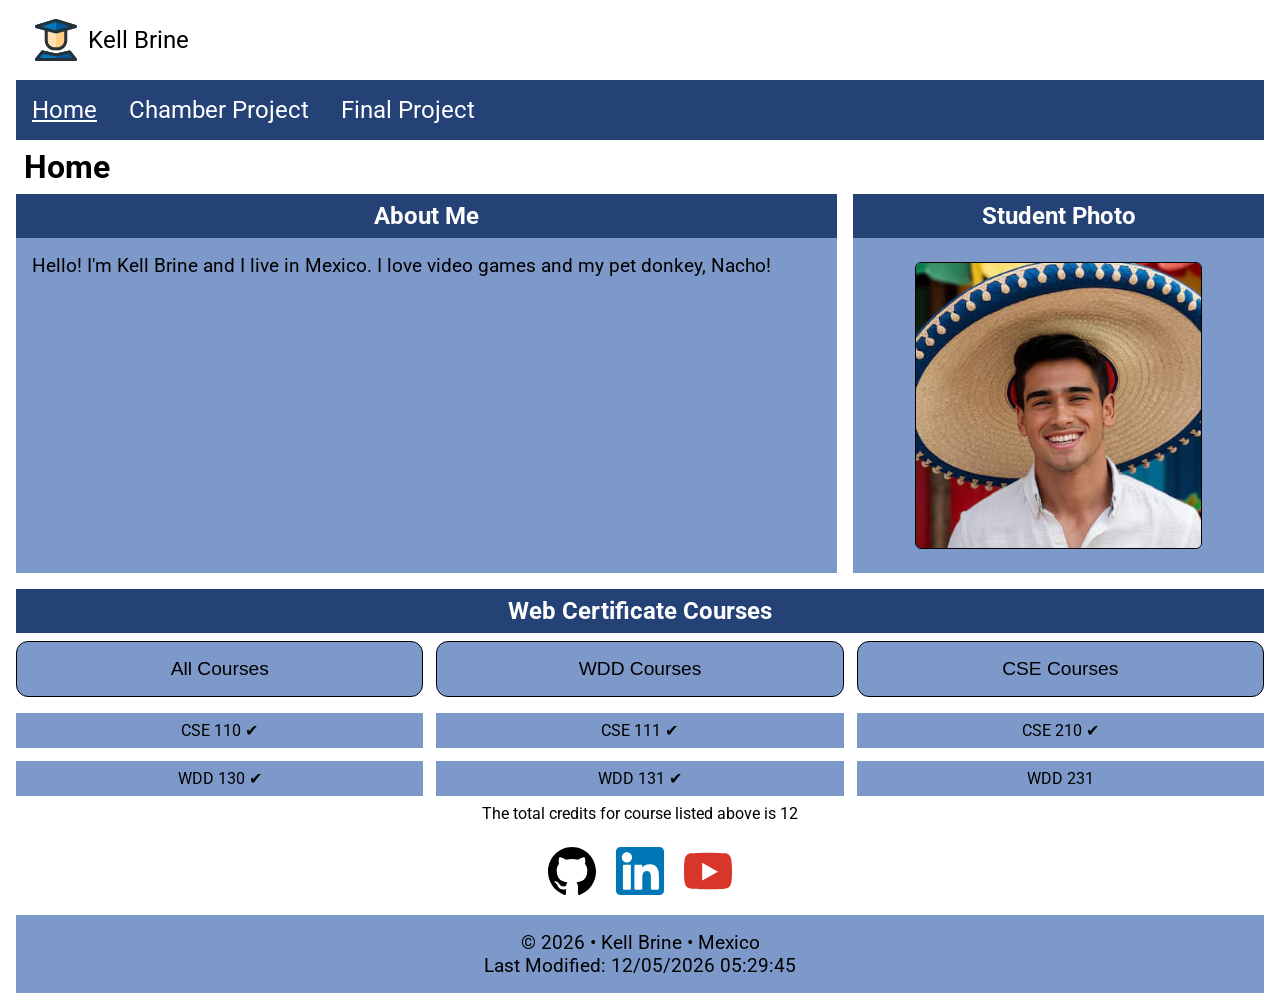
<file: index.html>
<!DOCTYPE html>
<html lang="en">

<head>
    <!-- Metas -->
    <meta charset="UTF-8">
    <meta name="viewport" content="width=device-width, initial-scale=1.0">
    <meta name="author" content="Kell Brine">
    <meta name="description"
        content="This is the Home page of Kell Brine for the WDD 231 course. This page provides info about Kell Brine.">

    <!-- Misc -->
    <title>Kell Brine | Home Page | WDD 231</title>
    <link rel="icon" href="favicon.ico">

    <!-- Social media -->
    <meta property="og:title" content="Home page - Information about Kell Brine">
    <meta property="og:description" content="Learn about who Kell Brine is and what courses he has completed at BYU.">
    <meta property="og:image" content="">
    <meta property="og:url" content="https://schoolonlyaccount.github.io/wdd231/">

    <!-- Fonts -->
    <link rel="preconnect" href="https://fonts.googleapis.com">
    <link rel="preconnect" href="https://fonts.gstatic.com" crossorigin>
    <link href="https://fonts.googleapis.com/css2?family=Roboto:ital,wght@0,100..900;1,100..900&display=swap"
        rel="stylesheet">

    <!-- Scripts -->
    <script src="scripts/base.js" defer></script>

    <!-- Styles -->
    <link rel="stylesheet" href="styles/small.css">
    <link rel="stylesheet" href="styles/large.css">
</head>

<body>
    <header>
        <div id="logoAndName">
            <img src="images/logo.svg" alt="Kell Brine site logo">
            <span>Kell Brine</span>
        </div>

        <button id="hamburger">☰</button>
    </header>
    <nav>
        <div id="otherPages">
            <a href="index.html" class="active">Home</a>
            <a id="navMiddle" href="chamber.html">Chamber Project</a>
            <a href="final.html">Final Project</a>
        </div>
    </nav>
    <main>
        <h1>Home</h1>
        <div id="infoGrid">
            <section class="gridItem a">
                <h2>About Me</h2>
                <p>Hello! I'm Kell Brine and I live in Mexico. I love video games and my pet donkey, Nacho!</p>
            </section>
            <section class="gridItem b">
                <h2>Student Photo</h2>
                <img src="images/profile.jpg" alt="Image of Kell Brine">
            </section>
            <section class="gridItem c">
                <h2>Web Certificate Courses</h2>
                <div id="courseButtons">
                    <button id="all" class="courseFilter">All Courses</button>
                    <button id="wdd" class="courseFilter">WDD Courses</button>
                    <button id="cse" class="courseFilter">CSE Courses</button>
                </div>

                <div id="courses"></div>

                <p>The total credits for course listed above is <span id="totalCredits"></span></p>
            </section>
        </div>
        <dialog id="courseDetails"></dialog>
    </main>
    <footer>
        <div id="socials">
            <a href="https://github.com/schoolonlyaccount/wdd231"><img src="images/github-icon.svg" alt="Icon"></a>
            <a href="https://www.linkedin.com/"><img src="images/linkedin-icon.svg" alt="Icon"></a>
            <a href="https://www.youtube.com/"><img src="images/youtube-icon.svg" alt="Icon"></a>
        </div>
        <div id="footerEnd">
            <p><span id="currentYear"></span> • Kell Brine • Mexico</p>
            <p id="lastModified"></p>
        </div>
    </footer>
</body>

</html>
</file>
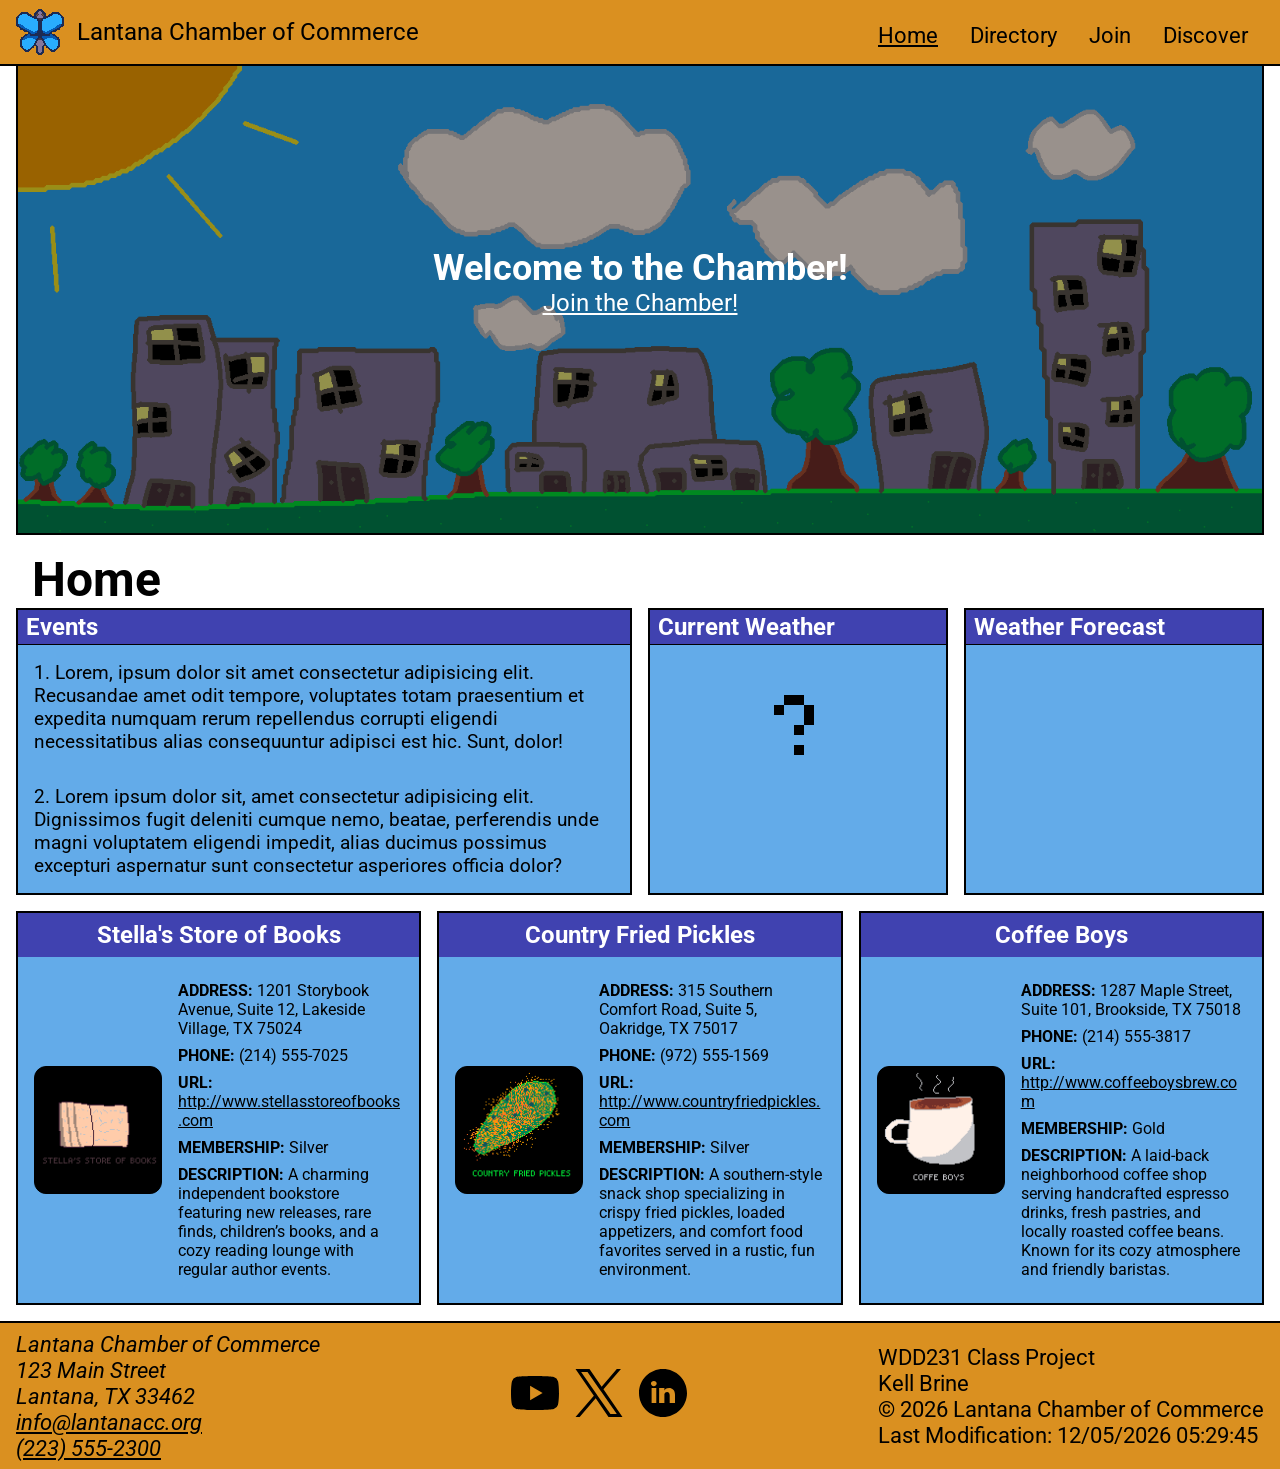
<file: chamber/index.html>
<!DOCTYPE html>
<html lang="en">

<head>
    <!-- Basics -->
    <meta charset="UTF-8">
    <meta name="viewport" content="width=device-width, initial-scale=1.0">
    <title>Lantana Chamber of Commerce - Home | Kell Brine | WDD 231</title>
    <meta name="author" content="Kell Brine">
    <meta name="description"
        content="This is the Lantana Chamber of Commerce Home page for course WDD 231. Here, you can find events, businesses, and weather information.">

    <!-- Favicon -->
    <link rel="icon" href="../favicon.ico">

    <!-- Social media -->
    <meta property="og:title" content="Lantana Chamber of Commerce - Home | Kell Brine | WDD 231">
    <meta property="og:description"
        content="This is the Lantana Chamber of Commerce Home page for course WDD 231. Here, you can find events, businesses, and weather information.">
    <meta property="og:image" content="https://schoolonlyaccount.github.io/wdd231/chamber/facebook-meta-logo.png">
    <meta property="og:url" content="https://schoolonlyaccount.github.io/wdd231/chamber/index.html">

    <!-- Fonts -->
    <link rel="preconnect" href="https://fonts.googleapis.com">
    <link rel="preconnect" href="https://fonts.gstatic.com" crossorigin>
    <link href="https://fonts.googleapis.com/css2?family=Roboto:wght@400&display=swap" rel="stylesheet">

    <!-- Styles -->
    <link rel="stylesheet" href="styles/normalize.css">
    <link rel="stylesheet" href="styles/small.css">
    <link rel="stylesheet" href="styles/large.css">

    <!-- Scripts -->
    <script type="module" src="scripts/chamber.js"></script>
</head>

<body>
    <div id="headerAndNav">
        <header>
            <div id="logoAndName">
                <img src="images/directory-logo.png" width="48" height="48" alt="Directory logo">
                <span>Lantana Chamber of Commerce</span>
            </div>

            <button id="hamburger">☰</button>
        </header>
        <div id="otherPages">
            <nav>
                <a id="currentPage" href="index.html">Home</a>
                <a href="directory.html">Directory</a>
                <a href="join.html">Join</a>
                <a href="discover.html">Discover</a>
            </nav>
        </div>
    </div>
    <main>
        <section id="hero">
            <img src="images/chamber-hero.png" alt="Lantana Chamber of Commerce" width="1600" height="600"
                fetchpriority="high">
            <div id="heroText">
                <h2>Welcome to the Chamber!</h2>
                <a href="join.html" id="ctaJoin">Join the Chamber!</a>
            </div>
        </section>

        <h1>Home</h1>
        <section id="highlight">
            <section id="events" class="homeSection">
                <h2>Events</h2>
                <p>1. Lorem, ipsum dolor sit amet consectetur adipisicing elit. Recusandae amet odit tempore, voluptates
                    totam praesentium et expedita numquam rerum repellendus corrupti eligendi necessitatibus alias
                    consequuntur adipisci est hic. Sunt, dolor!</p>
                <p>2. Lorem ipsum dolor sit, amet consectetur adipisicing elit. Dignissimos fugit deleniti cumque nemo,
                    beatae, perferendis unde magni voluptatem eligendi impedit, alias ducimus possimus excepturi
                    aspernatur sunt consectetur asperiores officia dolor?</p>
            </section>
            <section id="weather" class="homeSection">
                <h2>Current Weather</h2>
                <p id="weatherDesc"></p>
                <div>
                    <img id="weatherIcon" src="images/unknown-weather.png" alt="Unknown" width="100" height="100">
                    <p id="weatherTemp"></p>
                </div>
            </section>
            <section id="forecast" class="homeSection">
                <h2>Weather Forecast</h2>
                <div>
                    <p id="forecastToday"></p>
                    <p id="forecastTomorrow"></p>
                    <p id="forecastAfterTomorrow"></p>
                </div>
            </section>
        </section>
        <section id="spotlightContainer"></section>
    </main>
    <footer>
        <div id="contactInfo">
            <address>
                Lantana Chamber of Commerce<br>
                123 Main Street<br>
                Lantana, TX 33462<br>
                <a href="mailto:info@lantanacc.org">info@lantanacc.org</a><br>
                <a href="tel:+12235552300">(223) 555-2300</a>
            </address>
        </div>
        <div id="socials">
            <a href="https://www.youtube.com/"><img src="images/youtube-icon.svg" width="48" height="48"
                    alt="Youtube icon"></a>
            <a href="https://www.x.com/"><img src="images/x-icon.svg" width="48" height="48" alt="X icon"></a>
            <a href="https://www.linkedin.com/"><img src="images/linkedin-icon.svg" width="48" height="48"
                    alt="Linkedin icon"></a>
        </div>
        <div id="footerEnd">
            <p>WDD231 Class Project</p>
            <p>Kell Brine</p>
            <p><span id="currentYear"></span> Lantana Chamber of Commerce</p>
            <p id="lastModified"></p>
        </div>
    </footer>
</body>

</html>
</file>
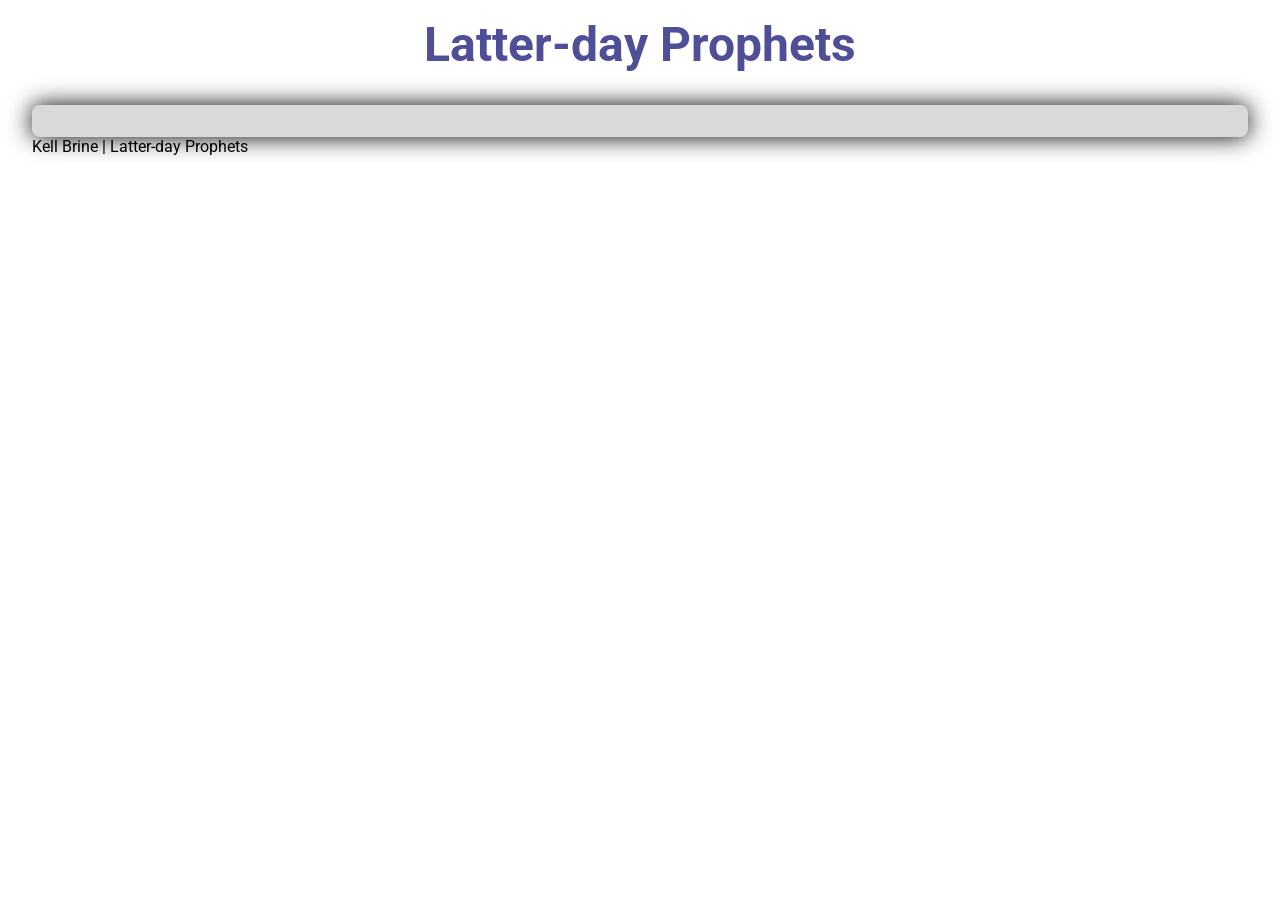
<file: prophets.html>
<!DOCTYPE html>
<html lang="en">

<head>
    <meta charset="UTF-8">
    <meta name="viewport" content="width=device-width, initial-scale=1.0">
    <title>List of Latter-day Prophets - WDD 231</title>
    <meta name="author" content="Kell Brine">
    <meta name="description"
        content="This webpage shows a list of latter-day Prophets of The Church of Jesus Christ of Latter-day Saints.">

    <script src="scripts/prophets.js" defer></script>
    <link rel="stylesheet" href="styles/prophets.css">

    <link rel="preconnect" href="https://fonts.googleapis.com">
    <link rel="preconnect" href="https://fonts.gstatic.com" crossorigin>
    <link href="https://fonts.googleapis.com/css2?family=Roboto:ital,wght@0,100..900;1,100..900&display=swap"
        rel="stylesheet">
</head>

<body>
    <header>
        <h1>Latter-day Prophets</h1>
    </header>
    <main>
        <div id="cards"></div>
    </main>
    <footer>
        Kell Brine | Latter-day Prophets
    </footer>
</body>

</html>
</file>
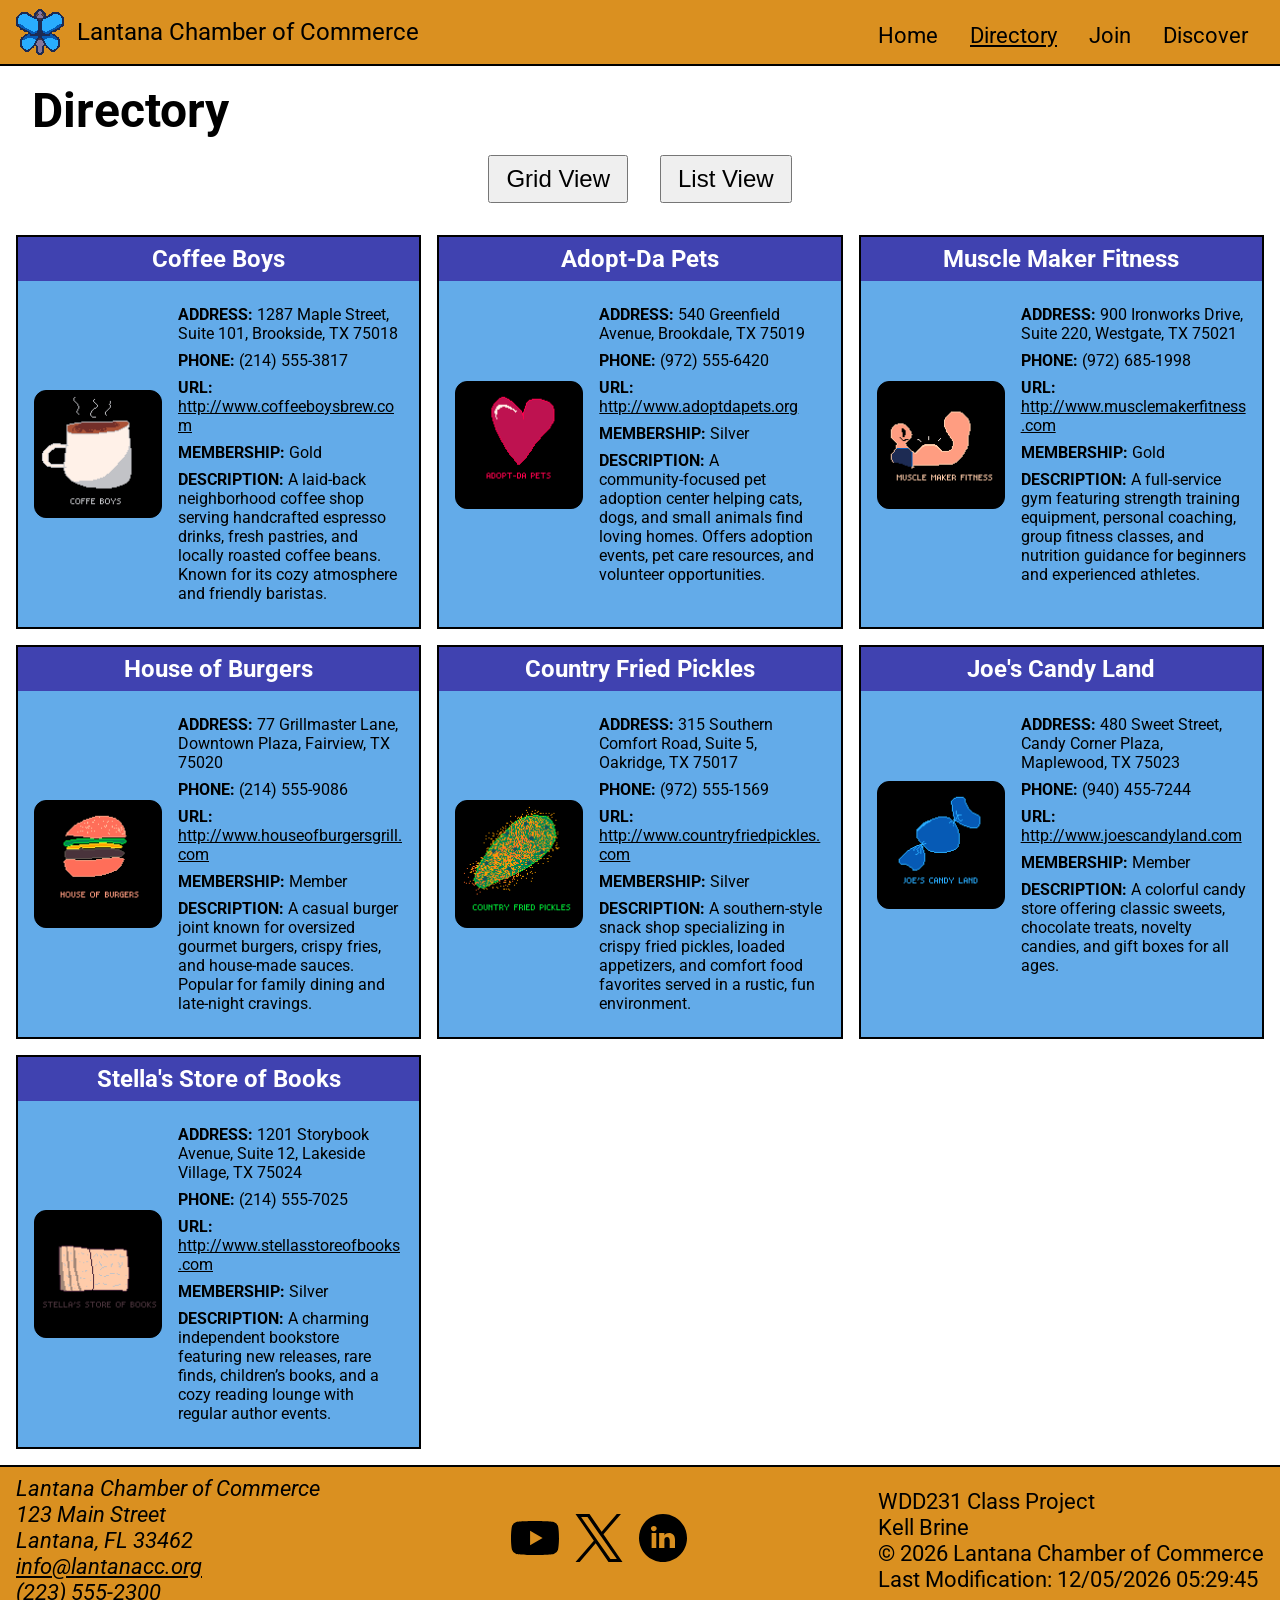
<file: chamber/directory.html>
<!DOCTYPE html>
<html lang="en">

<head>
    <!-- Basics -->
    <meta charset="UTF-8">
    <meta name="viewport" content="width=device-width, initial-scale=1.0">
    <title>Directory | Kell Brine | WDD 231</title>
    <meta name="author" content="Kell Brine">
    <meta name="description"
        content="This is the Directory page for course WDD 231. Here, you can find events, businesses, and weather information within the region of Lantana">

    <!-- Favicon -->
    <link rel="icon" href="../favicon.ico">

    <!-- Social media -->
    <meta property="og:title" content="Directory - Home Page | Kell Brine | WDD 231">
    <meta property="og:description"
        content="This is the Directory page for course WDD 231. Here, you can find events, businesses, and weather information within the region of Lantana">
    <meta property="og:image" content="https://schoolonlyaccount.github.io/wdd231/chamber/facebook-meta-logo.png">
    <meta property="og:url" content="https://schoolonlyaccount.github.io/wdd231/chamber/directory.html">

    <!-- Fonts -->
    <link rel="preconnect" href="https://fonts.googleapis.com">
    <link rel="preconnect" href="https://fonts.gstatic.com" crossorigin>
    <link href="https://fonts.googleapis.com/css2?family=Roboto:ital,wght@0,100..900;1,100..900&display=swap"
        rel="stylesheet">

    <!-- Styles -->
    <link rel="stylesheet" href="styles/normalize.css">
    <link rel="stylesheet" href="styles/small.css">
    <link rel="stylesheet" href="styles/large.css">

    <!-- Scripts -->
    <script type="module" src="scripts/chamber.js"></script>
</head>

<body>
    <div id="headerAndNav">
        <header>
            <div id="logoAndName">
                <img src="images/directory-logo.png" width="48" height="48" alt="Directory logo">
                <span>Lantana Chamber of Commerce</span>
            </div>

            <button id="hamburger">☰</button>
        </header>
        <div id="otherPages">
            <nav>
                <a href="index.html">Home</a>
                <a id="currentPage" href="directory.html">Directory</a>
                <a href="join.html">Join</a>
                <a href="discover.html">Discover</a>
            </nav>
        </div>
    </div>
    <main>
        <h1>Directory</h1>
        <div id="memberButtons">
            <button id="showMembersGrid">Grid View</button>
            <button id="showMembersList">List View</button>
        </div>
        <div id="membersContainer"></div>
    </main>
    <footer>
        <div id="contactInfo">
            <address>
                Lantana Chamber of Commerce<br>
                123 Main Street<br>
                Lantana, FL 33462<br>
                <a href="mailto:info@lantanacc.org">info@lantanacc.org</a><br>
                <a href="tel:+12235552300">(223) 555-2300</a>
            </address>
        </div>
        <div id="socials">
            <a href="https://www.youtube.com/"><img src="images/youtube-icon.svg" width="48" height="48"
                    alt="Youtube icon"></a>
            <a href="https://www.x.com/"><img src="images/x-icon.svg" width="48" height="48" alt="X icon"></a>
            <a href="https://www.linkedin.com/"><img src="images/linkedin-icon.svg" width="48" height="48"
                    alt="Linkedin icon"></a>
        </div>
        <div id="footerEnd">
            <p>WDD231 Class Project</p>
            <p>Kell Brine</p>
            <p><span id="currentYear"></span> Lantana Chamber of Commerce</p>
            <p id="lastModified"></p>
        </div>
    </footer>
</body>

</html>
</file>
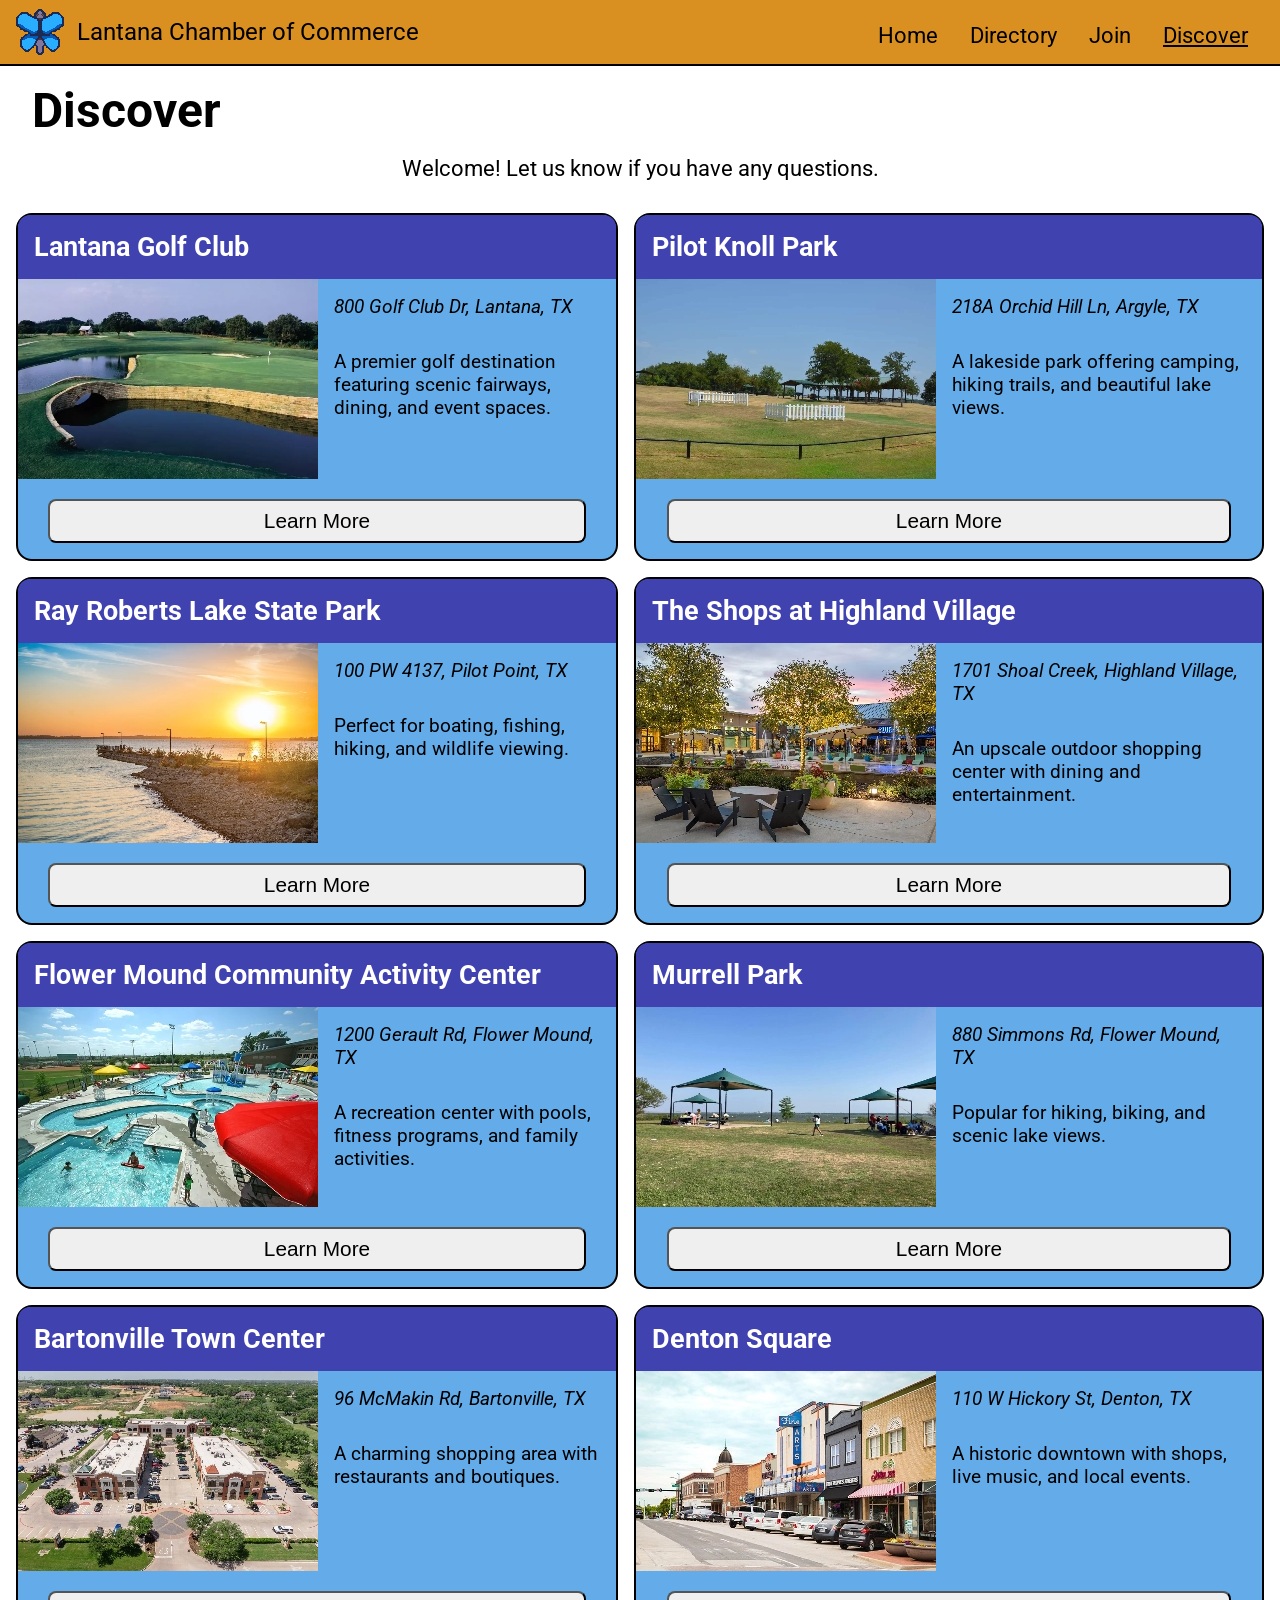
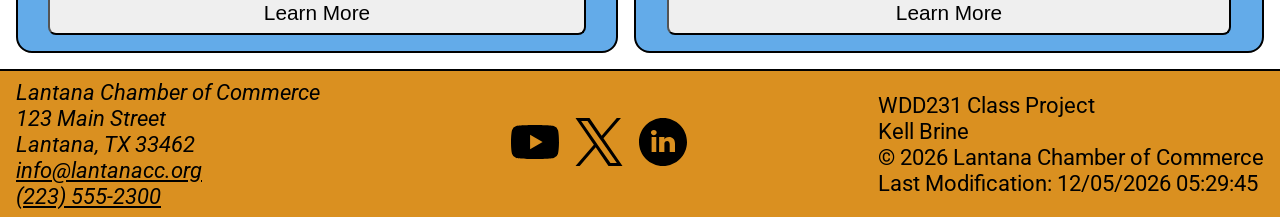
<file: chamber/discover.html>
<!DOCTYPE html>
<html lang="en">

<head>
    <!-- Basics -->
    <meta charset="UTF-8">
    <meta name="viewport" content="width=device-width, initial-scale=1.0">
    <title>Lantana Chamber of Commerce - Discover | Kell Brine | WDD 231</title>
    <meta name="author" content="Kell Brine">
    <meta name="description"
        content="This is the Lantana Chamber of Commerce Discover page for course WDD 231. Here, you can find places of interest.">

    <!-- Favicon -->
    <link rel="icon" href="../favicon.ico">

    <!-- Social media -->
    <meta property="og:title" content="Lantana Chamber of Commerce - Discover | Kell Brine | WDD 231">
    <meta property="og:description"
        content="This is the Lantana Chamber of Commerce Discover page for course WDD 231. Here, you can find places of interest.">
    <meta property="og:image" content="https://schoolonlyaccount.github.io/wdd231/chamber/facebook-meta-logo.png">
    <meta property="og:url" content="https://schoolonlyaccount.github.io/wdd231/chamber/index.html">

    <!-- Fonts -->
    <link rel="preconnect" href="https://fonts.googleapis.com">
    <link rel="preconnect" href="https://fonts.gstatic.com" crossorigin>
    <link href="https://fonts.googleapis.com/css2?family=Roboto:wght@400&display=swap" rel="stylesheet">

    <!-- Styles -->
    <link rel="stylesheet" href="styles/normalize.css">
    <link rel="stylesheet" href="styles/small.css">
    <link rel="stylesheet" href="styles/large.css">

    <!-- Scripts -->
    <script type="module" src="scripts/chamber.js"></script>
</head>

<body>
    <div id="headerAndNav">
        <header>
            <div id="logoAndName">
                <img src="images/directory-logo.png" width="48" height="48" alt="Directory logo">
                <span>Lantana Chamber of Commerce</span>
            </div>

            <button id="hamburger">☰</button>
        </header>
        <div id="otherPages">
            <nav>
                <a href="index.html">Home</a>
                <a href="directory.html">Directory</a>
                <a href="join.html">Join</a>
                <a id="currentPage" href="discover.html">Discover</a>
            </nav>
        </div>
    </div>
    <main>
        <h1>Discover</h1>
        <!-- Content Here -->
        <p id="visitMessage"></p>
        <div id="areasOfInterestContainer"></div>
    </main>
    <footer>
        <div id="contactInfo">
            <address>
                Lantana Chamber of Commerce<br>
                123 Main Street<br>
                Lantana, TX 33462<br>
                <a href="mailto:info@lantanacc.org">info@lantanacc.org</a><br>
                <a href="tel:+12235552300">(223) 555-2300</a>
            </address>
        </div>
        <div id="socials">
            <a href="https://www.youtube.com/"><img src="images/youtube-icon.svg" width="48" height="48"
                    alt="Youtube icon"></a>
            <a href="https://www.x.com/"><img src="images/x-icon.svg" width="48" height="48" alt="X icon"></a>
            <a href="https://www.linkedin.com/"><img src="images/linkedin-icon.svg" width="48" height="48"
                    alt="Linkedin icon"></a>
        </div>
        <div id="footerEnd">
            <p>WDD231 Class Project</p>
            <p>Kell Brine</p>
            <p><span id="currentYear"></span> Lantana Chamber of Commerce</p>
            <p id="lastModified"></p>
        </div>
    </footer>
</body>

</html>
</file>
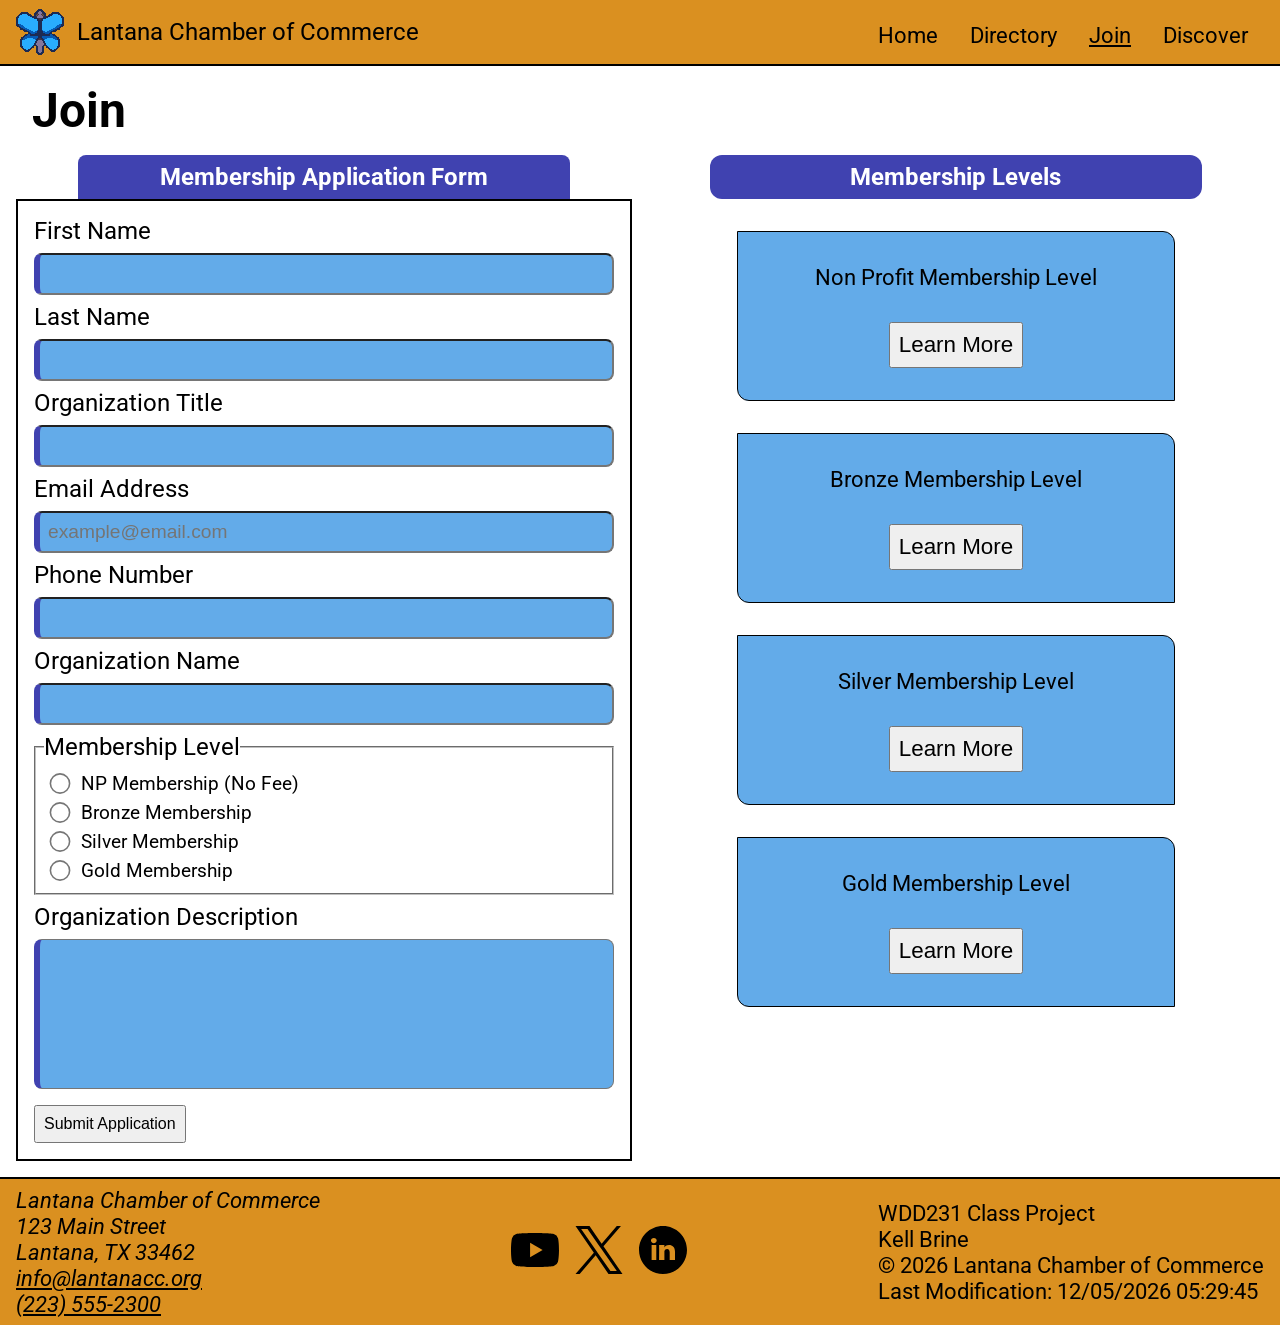
<file: chamber/join.html>
<!DOCTYPE html>
<html lang="en">

<head>
    <!-- Basics -->
    <meta charset="UTF-8">
    <meta name="viewport" content="width=device-width, initial-scale=1.0">
    <title>Lantana Chamber of Commerce - Join | Kell Brine | WDD 231</title>
    <meta name="author" content="Kell Brine">
    <meta name="description"
        content="This is the Lantana Chamber of Commerce Join page for course WDD 231. Here, you can find apply to become a member of the commerce.">

    <!-- Favicon -->
    <link rel="icon" href="../favicon.ico">

    <!-- Social media -->
    <meta property="og:title" content="Lantana Chamber of Commerce - Join | Kell Brine | WDD 231">
    <meta property="og:description"
        content="This is the Lantana Chamber of Commerce Join page for course WDD 231. Here, you can find apply to become a member of the commerce.">
    <meta property="og:image" content="https://schoolonlyaccount.github.io/wdd231/chamber/facebook-meta-logo.png">
    <meta property="og:url" content="https://schoolonlyaccount.github.io/wdd231/chamber/index.html">

    <!-- Fonts -->
    <link rel="preconnect" href="https://fonts.googleapis.com">
    <link rel="preconnect" href="https://fonts.gstatic.com" crossorigin>
    <link href="https://fonts.googleapis.com/css2?family=Roboto:wght@400&display=swap" rel="stylesheet">

    <!-- Styles -->
    <link rel="stylesheet" href="styles/normalize.css">
    <link rel="stylesheet" href="styles/small.css">
    <link rel="stylesheet" href="styles/large.css">

    <!-- Scripts -->
    <script type="module" src="scripts/chamber.js"></script>
</head>

<body>
    <div id="headerAndNav">
        <header>
            <div id="logoAndName">
                <img src="images/directory-logo.png" width="48" height="48" alt="Directory logo">
                <span>Lantana Chamber of Commerce</span>
            </div>

            <button id="hamburger">☰</button>
        </header>
        <div id="otherPages">
            <nav>
                <a href="index.html">Home</a>
                <a href="directory.html">Directory</a>
                <a id="currentPage" href="join.html">Join</a>
                <a href="discover.html">Discover</a>
            </nav>
        </div>
    </div>
    <main>
        <h1>Join</h1>
        <div id="formAndMembershipLevels">
            <section id="joinForm">
                <h2>Membership Application Form</h2>
                <form action="thankyou.html" method="GET">
                    <!-- First Name -->
                    <label>
                        First Name
                        <input type="text" name="firstName" title="Enter your first name" autocomplete="given-name"
                            required>
                    </label>

                    <!-- Last Name -->
                    <label>
                        Last Name
                        <input type="text" name="lastName" title="Enter your last name" autocomplete="family-name"
                            required>
                    </label>

                    <!-- Organization Title -->
                    <label>
                        Organization Title
                        <input type="text" name="orgTitle" title="Enter your organization title"
                            autocomplete="organization-title" pattern="[A-Za-z\-\s]{7,}">
                    </label>

                    <!-- Email Address -->
                    <label>
                        Email Address
                        <input type="email" name="email" title="Enter your email address" autocomplete="email"
                            placeholder="example@email.com" required>
                    </label>

                    <!-- Phone Number -->
                    <label>
                        Phone Number
                        <input type="tel" name="phoneNumber" title="Enter your phone number" autocomplete="tel"
                            required>
                    </label>

                    <!-- Organization Name -->
                    <label>
                        Organization Name
                        <input type="text" name="orgName" title="Enter your organization name"
                            autocomplete="organization" required>
                    </label>

                    <!-- Membership Level -->
                    <fieldset>
                        <legend>Membership Level</legend>
                        <label>
                            <input type="radio" name="membership" value="np" required>
                            NP Membership (No Fee)
                        </label>
                        <label>
                            <input type="radio" name="membership" value="bronze">
                            Bronze Membership
                        </label>
                        <label>
                            <input type="radio" name="membership" value="silver">
                            Silver Membership
                        </label>
                        <label>
                            <input type="radio" name="membership" value="gold">
                            Gold Membership
                        </label>
                    </fieldset>

                    <!-- Organization Description -->
                    <label>
                        Organization Description
                        <textarea name="orgDescription" title="Describe your organization" rows="4"></textarea>
                    </label>

                    <!-- Timestamp -->
                    <input type="hidden" id="formTimestamp" name="timestamp">

                    <!-- Submit Button -->
                    <button type="submit">Submit Application</button>
                </form>
            </section>
            <section id="joinMembershipLevels">
                <h2>Membership Levels</h2>
                <div id="membershipCardsContainer">
                    <div id="joinNPCard">
                        <p>Non Profit Membership Level</p>
                        <button id="openModalNP">Learn More</button>
                        <dialog id="membershipModal1">
                            <h2>NP Benefits</h2>
                            <ul>
                                <li>Free</li>
                                <li>Access to community events</li>
                            </ul>
                            <button id="closeModal1">X</button>
                        </dialog>
                    </div>
                    <div id="joinBronzeCard">
                        <p>Bronze Membership Level</p>
                        <button id="openModalBronze">Learn More</button>
                        <dialog id="membershipModal2">
                            <h2>Bronze Benefits</h2>
                            <ul>
                                <li>$100.00/year</li>
                                <li>Access to community events</li>
                                <li>Basic Directory listing</li>
                            </ul>
                            <button id="closeModal2">X</button>
                        </dialog>
                    </div>
                    <div id="joinSilverCard">
                        <p>Silver Membership Level</p>
                        <button id="openModalSilver">Learn More</button>
                        <dialog id="membershipModal3">
                            <h2>Silver Benefits</h2>
                            <ul>
                                <li>$200.00/year</li>
                                <li>Access to community events</li>
                                <li>Basic & Spotlight Directory listing</li>
                            </ul>
                            <button id="closeModal3">X</button>
                        </dialog>
                    </div>
                    <div id="joinGoldCard">
                        <p>Gold Membership Level</p>
                        <button id="openModalGold">Learn More</button>
                        <dialog id="membershipModal4">
                            <h2>Gold Benefits</h2>
                            <ul>
                                <li>$300.00/year</li>
                                <li>Access to community & premium events</li>
                                <li>Basic & Spotlight Directory listing</li>
                            </ul>
                            <button id="closeModal4">X</button>
                        </dialog>
                    </div>
                </div>
            </section>
        </div>
    </main>
    <footer>
        <div id="contactInfo">
            <address>
                Lantana Chamber of Commerce<br>
                123 Main Street<br>
                Lantana, TX 33462<br>
                <a href="mailto:info@lantanacc.org">info@lantanacc.org</a><br>
                <a href="tel:+12235552300">(223) 555-2300</a>
            </address>
        </div>
        <div id="socials">
            <a href="https://www.youtube.com/"><img src="images/youtube-icon.svg" width="48" height="48"
                    alt="Youtube icon"></a>
            <a href="https://www.x.com/"><img src="images/x-icon.svg" width="48" height="48" alt="X icon"></a>
            <a href="https://www.linkedin.com/"><img src="images/linkedin-icon.svg" width="48" height="48"
                    alt="Linkedin icon"></a>
        </div>
        <div id="footerEnd">
            <p>WDD231 Class Project</p>
            <p>Kell Brine</p>
            <p><span id="currentYear"></span> Lantana Chamber of Commerce</p>
            <p id="lastModified"></p>
        </div>
    </footer>
</body>

</html>
</file>
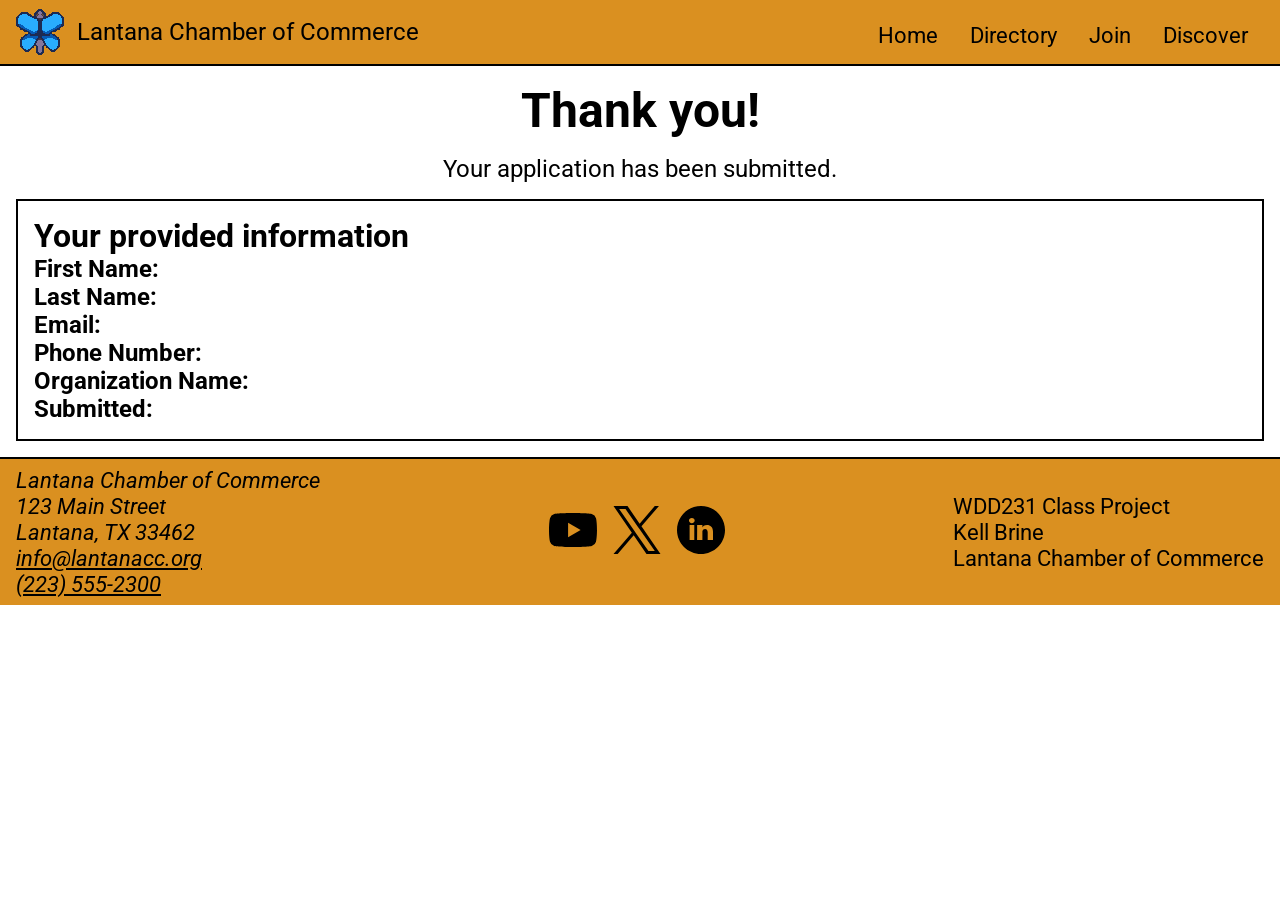
<file: chamber/thankyou.html>
<!DOCTYPE html>
<html lang="en">

<head>
    <!-- Basics -->
    <meta charset="UTF-8">
    <meta name="viewport" content="width=device-width, initial-scale=1.0">
    <title>Lantana Chamber of Commerce - Thank you | Kell Brine | WDD 231</title>
    <meta name="author" content="Kell Brine">
    <meta name="description"
        content="This is the Lantana Chamber of Commerce Thank you page for course WDD 231. Here, you will be thanked and displayed your info.">

    <!-- Favicon -->
    <link rel="icon" href="../favicon.ico">

    <!-- Social media -->
    <meta property="og:title" content="Lantana Chamber of Commerce - Thank you | Kell Brine | WDD 231">
    <meta property="og:description"
        content="This is the Lantana Chamber of Commerce Thank you page for course WDD 231. Here, you will be thanked and displayed your info.">
    <meta property="og:image" content="https://schoolonlyaccount.github.io/wdd231/chamber/facebook-meta-logo.png">
    <meta property="og:url" content="https://schoolonlyaccount.github.io/wdd231/chamber/index.html">

    <!-- Fonts -->
    <link rel="preconnect" href="https://fonts.googleapis.com">
    <link rel="preconnect" href="https://fonts.gstatic.com" crossorigin>
    <link href="https://fonts.googleapis.com/css2?family=Roboto:wght@400&display=swap" rel="stylesheet">

    <!-- Styles -->
    <link rel="stylesheet" href="styles/normalize.css">
    <link rel="stylesheet" href="styles/small.css">
    <link rel="stylesheet" href="styles/large.css">

    <!-- Scripts -->
    <script src="scripts/chamber.js" defer></script>
</head>

<body>
    <div id="headerAndNav">
        <header>
            <div id="logoAndName">
                <img src="images/directory-logo.png" width="48" height="48" alt="Directory logo">
                <span>Lantana Chamber of Commerce</span>
            </div>

            <button id="hamburger">☰</button>
        </header>
        <div id="otherPages">
            <nav>
                <a href="index.html">Home</a>
                <a href="directory.html">Directory</a>
                <a href="join.html">Join</a>
                <a href="discover.html">Discover</a>
            </nav>
        </div>
    </div>
    <main>
        <h1 id="thankyouPageH1">Thank you!</h1>
        <p id="thankyouPageP">Your application has been submitted.</p>
        <section id="submittedApplicationInfo">
            <h2>Your provided information</h2>
            <p><strong>First Name:</strong> <span id="submittedFirstName"></span></p>
            <p><strong>Last Name:</strong> <span id="submittedLastName"></span></p>
            <p><strong>Email:</strong> <span id="submittedEmail"></span></p>
            <p><strong>Phone Number:</strong> <span id="submittedPhoneNumber"></span></p>
            <p><strong>Organization Name:</strong> <span id="submittedOrgName"></span></p>
            <p><strong>Submitted:</strong> <span id="submittedTimestamp"></span></p>
        </section>
    </main>
    <footer>
        <div id="contactInfo">
            <address>
                Lantana Chamber of Commerce<br>
                123 Main Street<br>
                Lantana, TX 33462<br>
                <a href="mailto:info@lantanacc.org">info@lantanacc.org</a><br>
                <a href="tel:+12235552300">(223) 555-2300</a>
            </address>
        </div>
        <div id="socials">
            <a href="https://www.youtube.com/"><img src="images/youtube-icon.svg" width="48" height="48"
                    alt="Youtube icon"></a>
            <a href="https://www.x.com/"><img src="images/x-icon.svg" width="48" height="48" alt="X icon"></a>
            <a href="https://www.linkedin.com/"><img src="images/linkedin-icon.svg" width="48" height="48"
                    alt="Linkedin icon"></a>
        </div>
        <div id="footerEnd">
            <p>WDD231 Class Project</p>
            <p>Kell Brine</p>
            <p><span id="currentYear"></span> Lantana Chamber of Commerce</p>
            <p id="lastModified"></p>
        </div>
    </footer>
</body>

</html>
</file>
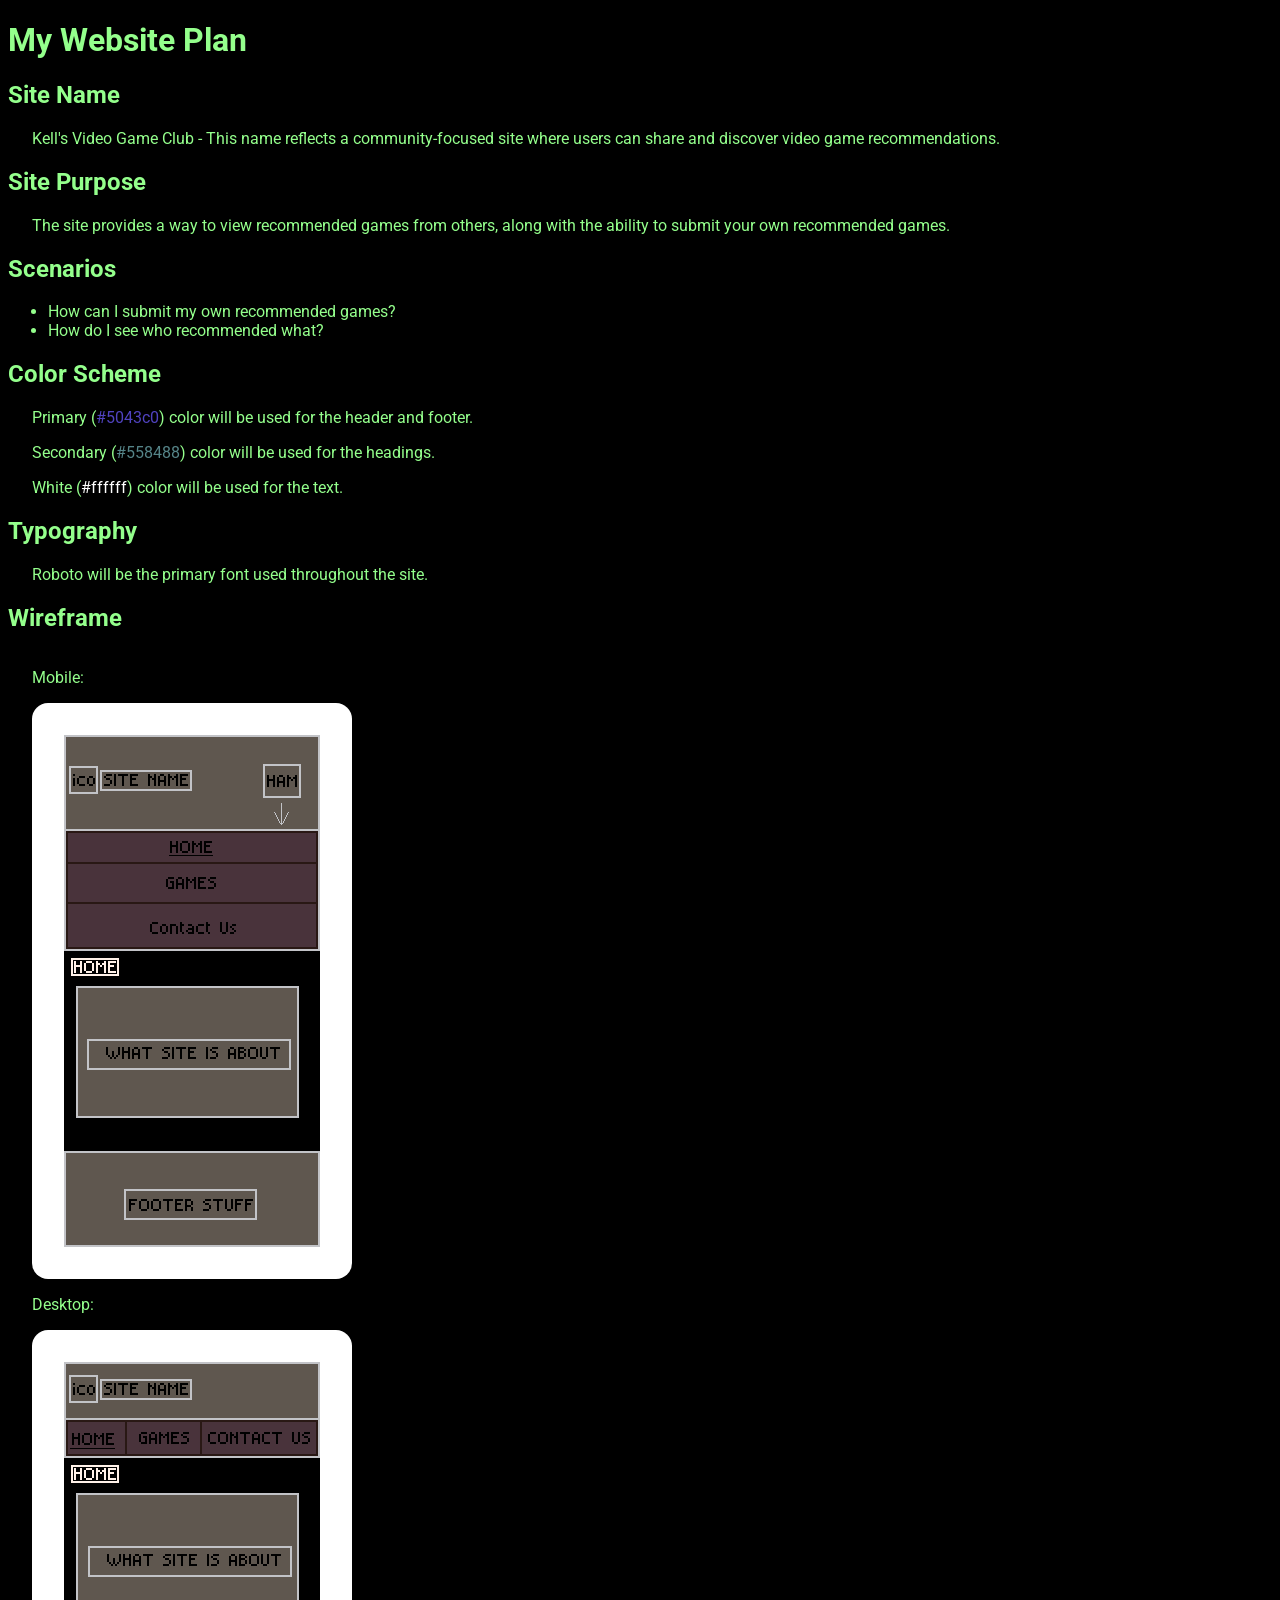
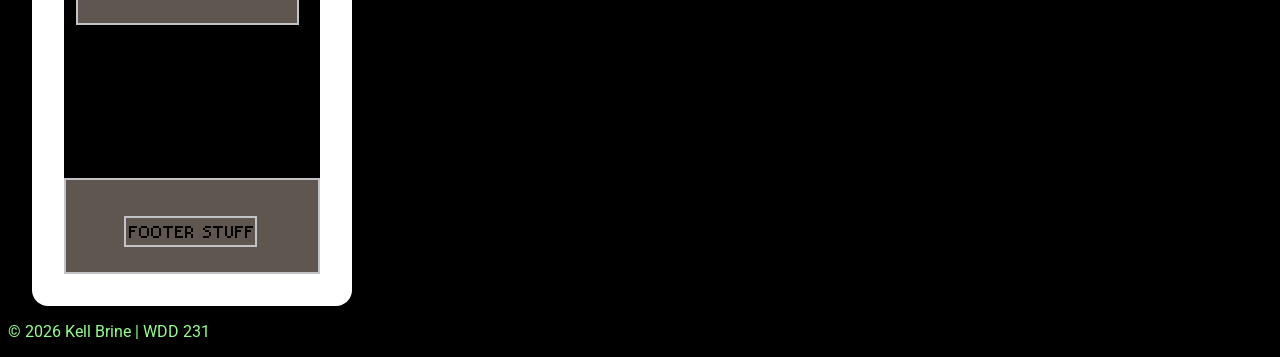
<file: finalproject/site-plan.html>
<!DOCTYPE html>
<html lang="en">

<head>
    <meta charset="UTF-8">
    <meta name="viewport" content="width=device-width, initial-scale=1.0">
    <title>Site Plan | Kell Brine | WDD 231</title>
    <meta name="author" content="Kell Brine">
    <meta name="description" content="This is Kell Brine's project site plan for course WDD 231.">

    <link rel="stylesheet" href="styles/site-plan.css">

    <link rel="preconnect" href="https://fonts.googleapis.com">
    <link rel="preconnect" href="https://fonts.gstatic.com" crossorigin>
    <link href="https://fonts.googleapis.com/css2?family=Roboto&display=swap" rel="stylesheet">
</head>

<body>
    <header>
        <h1>My Website Plan</h1>
    </header>
    <main>
        <section>
            <h2>Site Name</h2>
            <p>Kell's Video Game Club - This name reflects a community-focused site where users can share and discover
                video game recommendations.</p>
        </section>

        <section>
            <h2>Site Purpose</h2>
            <p>The site provides a way to view recommended games from others, along with the ability to submit your own
                recommended games.</p>
        </section>

        <section>
            <h2>Scenarios</h2>
            <ul>
                <li>How can I submit my own recommended games?</li>
                <li>How do I see who recommended what?</li>
            </ul>
        </section>

        <section>
            <h2>Color Scheme</h2>
            <p>Primary (<span id="color1">#5043c0</span>) color will be used for the header and footer.</p>
            <p>Secondary (<span id="color2">#558488</span>) color will be used for the headings.</p>
            <p>White (<span id="color3">#ffffff</span>) color will be used for the text.</p>
        </section>

        <section>
            <h2>Typography</h2>
            <p>Roboto will be the primary font used throughout the site.</p>
        </section>

        <section>
            <h2>Wireframe</h2>
            <div>
                <p>Mobile:</p>
                <img src="images/mobile-wireframe-home-page.png" alt="Mobile wireframe layout of the home page"
                    width="256" height="512">
                <p>Desktop:</p>
                <img src="images/desktop-wireframe-home-page.png" alt="Desktop wireframe layout of the home page"
                    width="256" height="512">
            </div>
        </section>
    </main>
    <footer>
        <p>&copy; 2026 Kell Brine | WDD 231</p>
    </footer>
</body>

</html>
</file>
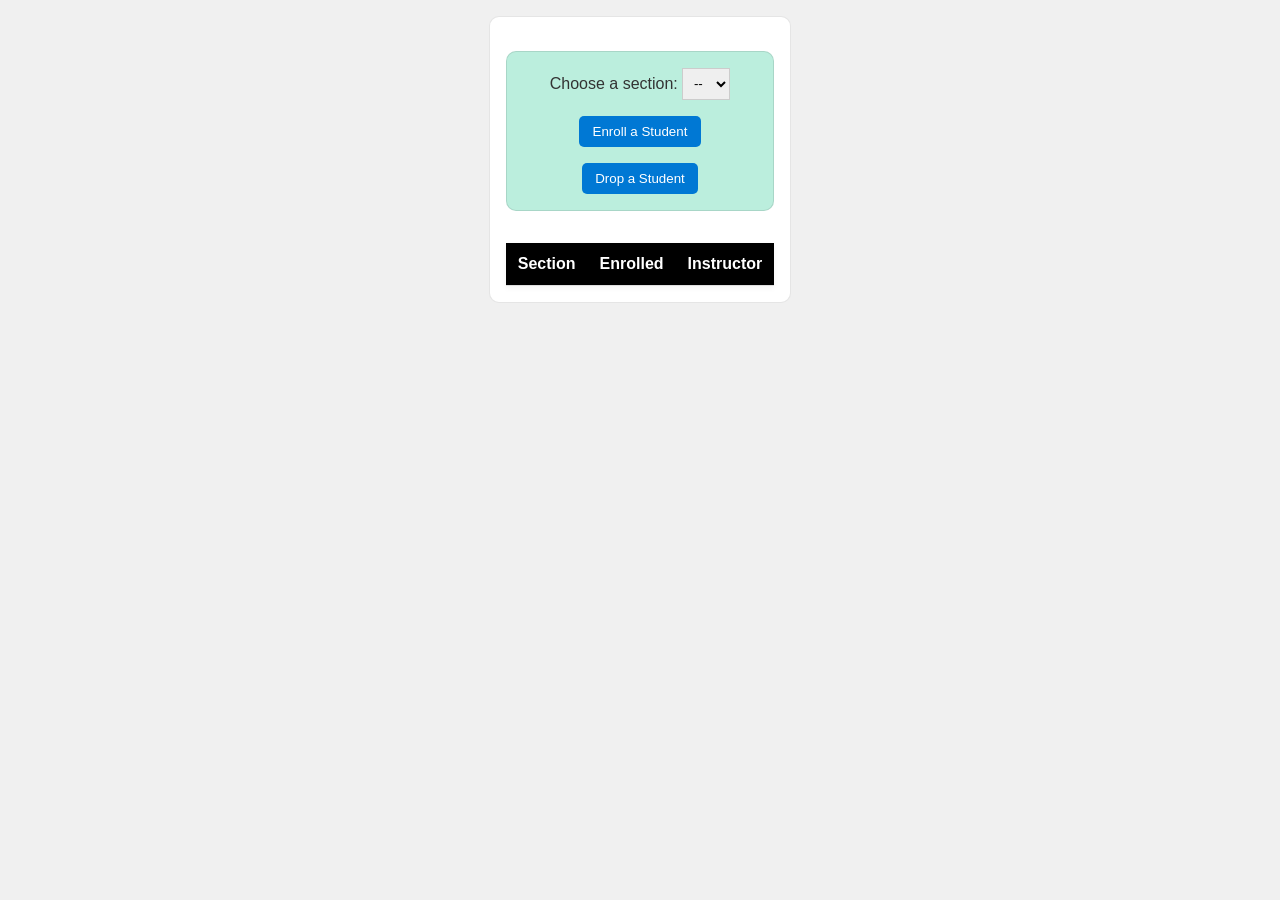
<file: week3/modules.html>
<!DOCTYPE html>
<html lang="en">

<head>
    <meta charset="UTF-8">
    <meta name="viewport" content="width=device-width, initial-scale=1.0">
    <title>Modules Example: Course and Sections</title>
    <link rel="stylesheet" href="styles/modules.css">
    <script type="module" src="scripts/modules.mjs"></script>
</head>

<body>
    <main>
        <h1 id="courseName"></h1>
        <h2 id="courseCode"></h2>

        <div id="enrollment">
            <label for="sectionNumber">Choose a section:</label>
            <select id="sectionNumber">
                <option value="0" disabled selected>--</option>
            </select>
            <button id="enrollStudent">Enroll a Student</button>
            <button id="dropStudent">Drop a Student</button>
        </div>

        <table>
            <thead>
                <tr>
                    <th>Section</th>
                    <th>Enrolled</th>
                    <th>Instructor</th>
                </tr>
            </thead>
            <tbody id="sections"></tbody>
        </table>
    </main>
</body>

</html>
</file>
<file: styles/small.css>
/* ------------ */
/*[ All Things ]*/
/* ------------ */
:root {
    --primary-color: #254277;
    --secondary-color: #7D99C9;
    --tertiary-color: #922896;
    --alt-text-color: white;
}

* {
    box-sizing: border-box;
    margin: 0;
    padding: 0;
}

body {
    font-family: "Roboto", sans-serif;
    font-weight: 400;
    margin: 0 1rem 0rem 1rem;
}

img {
    max-width: 100%
}

/* --------------- */
/*[ Header Things ]*/
/* --------------- */

#logoAndName {
    gap: 0.5rem;
}

nav {
    overflow: hidden;
    max-height: 0;
    transition: max-height 0.4s ease, border-color 0.8s ease;
    border: 2px solid white;
    justify-content: center;
}

#otherPages {
    flex-direction: column;
}

nav.active {
    max-height: 187px;
    border-color: black;
    transition: max-height, 0.4s ease, border-color 0s ease;
}

#navMiddle {
    border-top: 1px solid black;
    border-bottom: 1px solid black;
}

header {
    justify-content: space-between;
}

#hamburger {
    font-size: 2.5rem;
    padding: 0.5rem 1rem;
}

#otherPages a:hover {
    background-color: var(--tertiary-color);
}

/* --------------- */
/*[     Modal     ]*/
/* --------------- */

#courseDetails {
    border: 1px solid black;
    border-radius: 8px;
    padding: 1rem;
    background-color: var(--secondary-color);
    box-shadow: 0 0 1rem black;
    margin: auto auto;
    max-width: 500px;
}

#courseDetails::backdrop {
    background-color: rgb(0 0 0 / 50%);
}

#courseDetails button {
    position: absolute;
    right: 1rem;
    font-size: 1rem;
    background-color: var(--primary-color);
    border: none;
    border-radius: 50%;
}

#courseDetails button:hover {
    cursor: pointer;
}

#courseDetails>* {
    padding: 0.5rem;
}

/* ------------------ */
/*[ Exclusive Things ]*/
/* ------------------ */
.b img {
    width: 70%;
    max-width: 360px;
    margin: 1.5rem auto;
    border-radius: 6px;
}

#infoGrid {
    grid-template-columns: 1fr;
    gap: 1rem;
}

.c {
    grid-column: auto;
}

#socials a {
    margin: 0.5rem;
}

#socials img:hover {
    transform: scale(1.4);
}

/* Courses */
#courseButtons button {
    margin-top: 0.5rem;
    margin-bottom: 1rem;
    border-radius: 12px;
}

#courseButtons {
    width: 100%;
    grid-template-columns: repeat(3, 1fr);
    justify-content: space-around;
}

#courses {
    grid-template-columns: repeat(1, 1fr);
}

#otherPages a.active {
    text-decoration: underline;
}

/* ----------------- */
/*[ Multiple Things ]*/
/* ----------------- */
header,
#otherPages a,
.a p,
#socials,
#footerEnd,
#courseButtons button,
header {
    padding: 1rem;
}

main h1,
.gridItem h2,
.c p,
#courses div {
    padding: 0.5rem;
}

#logoAndName img,
#socials img,
.b img {
    height: auto;
}

header span,
#otherPages a {
    font-size: 1.5rem;
}

.a p,
#footerEnd,
#courseButtons button {
    font-size: 1.2rem;
}

#logoAndName,
#otherPages,
header,
#otherPages {
    display: flex;
}

.gridItem h2,
#socials,
#footerEnd,
.c p,
#courses div,
#otherPages a {
    text-align: center;
}

#otherPages a,
#socials img,
#all,
#cse,
#wdd {
    transition: 0.2s ease-out all;
}

#otherPages,
.gridItem h2,
nav {
    background-color: var(--primary-color);
}

.a,
.b,
#footerEnd,
#courseButtons button,
#courses div {
    background-color: var(--secondary-color);
}

#otherPages a,
.gridItem h2 {
    color: var(--alt-text-color);
}

#otherPages a,
#courseButtons button {
    text-decoration: none;
}

.b img,
#courseButtons button,
#hamburger {
    border: 1px solid black;
}

#courses,
#courseButtons {
    gap: 0.8rem;
}

#infoGrid,
#courseButtons,
#courses {
    display: grid;
}

header,
#logoAndName {
    align-items: center;
}

.b img,
#otherPages a {
    display: block;
}

#courseButtons button:hover,
#hamburger {
    cursor: pointer;
}

#logoAndName img,
#socials img {
    width: 48px;
}

#all:hover,
#cse:hover,
#wdd:hover,
#courses div:hover {
    background-color: #F573F9;
    cursor: pointer;
}
</file>
<file: styles/large.css>
@media (min-width: 768px) {

    #hamburger {
        display: none;
    }

    nav {
        max-height: none;
        overflow: visible;
        justify-content: left;
        border: none;
    }

    #otherPages {
        flex-direction: row;
    }

    #otherPages a {
        text-align: left;
    }

    #navMiddle {
        border: none;
    }

    #infoGrid {
        grid-template-columns: 2fr 1fr;
    }

    .c {
        grid-column: span 2;
    }

    #courseButtons {
        grid-template-columns: repeat(3, 1fr);
    }

    #courses {
        grid-template-columns: repeat(3, 1fr);
    }
}
</file>
<file: chamber/styles/small.css>
/* Hamburger For Navigation */
#hamburger {
    width: 96px;
    height: auto;
    font-size: 3rem;
    border-radius: 16px;
    border: none;
    background-color: var(--text-color1);
    color: var(--text-color2);
}

#hamburger:hover {
    cursor: pointer;
}

/* Navigation */
nav {
    max-height: 1px;
    overflow: hidden;
    text-align: center;
    border-top: 2px solid var(--background-color);
    transition: max-height 0.2s ease, border-color 0.3s ease;
    background-color: var(--nav-prehover-color);
}

nav.active {
    max-height: 179px;
    border-color: var(--border-color1);
    transition: max-height 0.2s ease, border-color 0s ease;
}

nav a {
    text-decoration: none;
    font-size: 1.4rem;
    border-bottom: 1px solid var(--border-color1);
    color: var(--text-color1);
}

nav a:last-child {
    border-bottom: none;
}

nav a:hover {
    background-color: var(--nav-hover-color);
    color: var(--text-color2);
}

/* Member Cards - Directory page */
#memberButtons {
    justify-content: center;
    gap: 2rem;
    display: flex;
    padding: 1rem;
}

#showMembersGrid,
#showMembersList {
    font-size: 1.5rem;
    padding: 0.5rem 1rem;
}

#membersContainer {
    min-height: 800px;
}

.grid,
#spotlightContainer {
    display: grid;
    grid-template-columns: repeat(auto-fit, minmax(250px, 1fr));
    grid-gap: 1rem;
    margin: 1rem;
    min-height: 300px;
}

.memberCard,
.memberSpotlightCard {
    border: 2px solid var(--border-color1);
    background-color: var(--primary-color);
}

.memberCard h2,
.memberSpotlightCard h2 {
    padding: 0.5rem;
    text-align: center;
    color: var(--text-color2);
    background-color: var(--secondary-color);
}

.memberCard .memberImageAndText,
.memberSpotlightCard .memberImageAndText {
    display: flex;
    flex-direction: row;
    padding: 1rem;
}

.memberCard img,
.memberSpotlightCard img {
    width: 128px;
    height: 128px;
    margin: auto 0;
    border: 1px solid var(--border-color1);
    border-radius: 12px;
    margin-right: 1rem;
    background-color: var(--border-color1);
}

.memberCard .memberJustText,
.memberSpotlightCard .memberJustText {
    display: flex;
    flex-direction: column;
    min-width: 0;
    flex: 1;
}

.memberCard p,
.memberSpotlightCard p {
    margin-bottom: 0.5rem;
    overflow-wrap: break-word;
    word-break: break-word;
}

.memberCard p:first-child,
.memberSpotlightCard p:first-child {
    margin-top: 0.5rem;
}

.memberCard a,
.memberSpotlightCard a {
    color: var(--text-color1);
}

.list {
    display: grid;
    grid-template-columns: repeat(auto-fit, 1fr);
    gap: 1rem;
    margin: 1rem;
}

.list .memberCard img {
    display: none;
}

/* Hero image - Home page */
#hero {
    border-bottom: 2px solid var(--border-color1);
    border-right: 2px solid var(--border-color1);
    border-left: 2px solid var(--border-color1);
    position: relative;
    margin: 0 1rem;
    aspect-ratio: 16 / 6;
    background-color: var(--border-color1);
}

#hero img {
    width: 100%;
    height: auto;
    object-fit: cover;
    display: block;
}

#hero::before {
    content: "";
    position: absolute;
    inset: 0;
    background: rgba(0, 0, 0, 0.4);
}

#heroText {
    position: absolute;
    padding: 0.5rem;
    top: 50%;
    left: 50%;
    transform: translate(-50%, -40%);
    text-align: center;
    font-size: 1.5rem;
    width: 90%;
    max-width: 600px;
    z-index: 1;
    color: var(--text-color2);
    min-height: 150px;
}

#heroText a {
    color: var(--text-color2);
}


/* Events, Weather, Forecast - Home page */
#highlight {
    display: grid;
    grid-template-columns: 1fr;
    grid-gap: 1rem;
    margin: 0 1rem;
}

.homeSection {
    border: 2px solid var(--border-color1);
    background-color: var(--primary-color);
}

.homeSection h2 {
    padding: 0.2rem 0.5rem;
    border-bottom: 1px solid var(--border-color1);
    background-color: var(--secondary-color);
    color: var(--text-color2);
}

#events p {
    padding: 1rem;
    font-size: 1.2rem;
}

#weather div,
#weatherDesc {
    text-align: center;
    font-size: 1.5rem;
}

#weather img {
    min-width: 100px;
    min-height: 100px;
}

#weather p,
#weatherDesc {
    padding: 0.5rem 0;
}

#weather p {
    padding: 1rem 0;
}

#forecast div {
    font-size: 1.5rem;
}

#forecast p:first-child {
    padding-top: 1rem;
}

#forecast p {
    padding-bottom: 1rem;
    padding-left: 1rem;
    min-height: 1.5rem;
}

#forecast,
#weather {
    word-wrap: break-word;
    overflow-wrap: break-word;
}


/* Spotlight Members - Home page */
#spotlightContainer {
    margin: 1rem;
    display: grid;
    grid-template-columns: 1fr;
    grid-gap: 1rem;
}

/* Form - Join Page */
#formAndMembershipLevels {
    display: grid;
    grid-template-columns: repeat(auto-fit, minmax(300px, 1fr));
    margin: 1rem;
    gap: 1rem;
}

#joinForm form {
    border: 2px solid black;
    padding: 1rem;
}

#joinForm>h2,
#joinMembershipLevels>h2 {
    text-align: center;
    padding: 0.5rem;
    background-color: var(--secondary-color);
    color: var(--text-color2);
    width: 80%;
    margin: 0 auto;
    border-top-right-radius: 8px;
    border-top-left-radius: 8px;
}

#joinMembershipLevels>h2 {
    border-radius: 12px;
}

#joinForm label,
#joinForm>input,
#joinForm textarea {
    display: block;
}

#joinForm input,
#joinForm textarea {
    width: 100%;
    border-left: 6px solid var(--secondary-color);
    background-color: var(--primary-color);
    padding: 0.5rem;
    border-radius: 8px;
    margin: 0.5rem 0;
}

#joinForm textarea {
    resize: none;
    height: 150px;
}

#joinForm label,
#joinForm legend {
    font-size: 1.5rem;
}

#joinForm input,
#joinForm textarea,
#joinForm fieldset label {
    font-size: 1.2rem;
}

#joinForm fieldset input {
    width: 32px;
    transform: scale(1.6);
}

#joinForm fieldset {
    display: flex;
    flex-direction: column;
    padding: 0.5rem;
    margin-bottom: 0.5rem;
}

#joinForm button {
    padding: 0.5rem;
    margin-top: 0.5rem;
    font-size: 1rem;
}

#joinForm button:hover,
#joinForm fieldset input:hover,
#joinForm fieldset label:hover {
    cursor: pointer;
}

/* Membership cards - Join page */
#membershipCardsContainer {
    display: flex;
    flex-direction: column;
    padding: 1rem;
}

#membershipCardsContainer div {
    border: 1px solid black;
    text-align: center;
    padding: 2rem;
    margin: 1rem auto;
    width: 75%;
    border-top-right-radius: 12px;
    border-bottom-left-radius: 12px;
    background-color: var(--primary-color);

    opacity: 0;
    transform: translateY(32px) scaleX(1.2);
    animation: fadeSlideIn 0.5s ease forwards;
}

#membershipCardsContainer div:nth-child(1) {
    animation-delay: 0.1s;
}

#membershipCardsContainer div:nth-child(2) {
    animation-delay: 0.2s;
}

#membershipCardsContainer div:nth-child(3) {
    animation-delay: 0.3s;
}

#membershipCardsContainer div:nth-child(4) {
    animation-delay: 0.4s;
}

@keyframes fadeSlideIn {
    to {
        opacity: 1;
        transform: translateY(0) scaleX(1);
    }
}

#membershipCardsContainer p {
    margin-bottom: 2rem;
}

#membershipCardsContainer p,
#membershipCardsContainer button,
#membershipCardsContainer dialog ul {
    font-size: 1.4rem;
}

#membershipCardsContainer button {
    padding: 0.5rem;
}

#membershipCardsContainer dialog {
    margin: auto auto;
    width: 90%;
    padding: 1.5rem;
    border-radius: 24px;
    text-align: left;
}

#membershipCardsContainer dialog h2 {
    font-size: 1.6rem;
    margin-bottom: 0.5rem;
}

#membershipCardsContainer dialog ul {
    margin-left: 1rem;
}

#membershipCardsContainer dialog button {
    position: absolute;
    right: 10px;
    top: 10px;
    width: 48px;
}

#membershipCardsContainer dialog::backdrop {
    background-color: rgb(0 0 0 / 50%);
}

/* Submitted Application Information - Thankyou page */
#thankyouPageH1,
#thankyouPageP {
    text-align: center;
    padding: 0;
    margin: 1rem;
}

#submittedApplicationInfo {
    border: 2px solid black;
    margin: 1rem;
    padding: 1rem;
}

#submittedApplicationInfo h2 {
    font-size: 2rem;
}

#submittedApplicationInfo p,
#thankyouPageP {
    font-size: 1.5rem;
}

/* Areas of Interest - Discover page */
#visitMessage {
    padding: 1rem;
    font-size: 1.4rem;
    text-align: center;
}

#areasOfInterestContainer {
    display: grid;
    grid-template-areas:
        "a"
        "b"
        "c"
        "d"
        "e"
        "f"
        "g"
        "h";
    gap: 1rem;
    margin: 1rem;
}

#areasOfInterestContainer section {
    border: 2px solid black;
    border-radius: 16px;
    display: flex;
    flex-direction: column;
    background-color: var(--primary-color);
}

#areasOfInterestContainer section h2 {
    background-color: var(--secondary-color);
    border-top-left-radius: 12px;
    border-top-right-radius: 12px;
    color: var(--text-color2);
    font-size: 1.6rem;
}

#areasOfInterestContainer section h2,
#areasOfInterestContainer section address,
#areasOfInterestContainer section p {
    padding: 1rem;
}

#areasOfInterestContainer section address,
#areasOfInterestContainer section p {
    text-align: center;
    font-size: 1.1rem;
}

#areasOfInterestContainer section img {
    width: 100%;
    height: auto;
}

#areasOfInterestContainer section button {
    margin: 1rem;
    padding: 0.5rem;
    font-size: 1.2rem;
    border-radius: 8px;
    align-self: center;
    width: 90%;
}

#areasOfInterestContainer section button:hover {
    cursor: pointer;
}

#areasOfInterestContainer section:nth-child(1) {
    grid-area: a;
}

#areasOfInterestContainer section:nth-child(2) {
    grid-area: b;
}

#areasOfInterestContainer section:nth-child(3) {
    grid-area: c;
}

#areasOfInterestContainer section:nth-child(4) {
    grid-area: d;
}

#areasOfInterestContainer section:nth-child(5) {
    grid-area: e;
}

#areasOfInterestContainer section:nth-child(6) {
    grid-area: f;
}

#areasOfInterestContainer section:nth-child(7) {
    grid-area: g;
}

#areasOfInterestContainer section:nth-child(8) {
    grid-area: h;
}

/* Multiple Things */
#headerAndNav,
nav,
footer {
    display: flex;
    flex-direction: column;
}

header,
nav a {
    padding: 0.5rem 1rem;
}

#weather div,
#forecast div {
    min-height: 60px;
}

/* Misc Things */
#headerAndNav {
    font-size: 1.5rem;
}
</file>
<file: chamber/styles/large.css>
@media (min-width: 768px) {

    /* Hamburger */
    #hamburger {
        display: none;
    }

    /* Navigation */
    nav {
        max-height: none;
        border-top: none;
        overflow: visible;
        align-self: flex-end;
        background: none;
        border-color: var(--background-color);
    }

    nav a {
        border-bottom: none;
    }

    nav a:hover {
        border-radius: 4px;
    }

    header {
        padding: 0;
        background: none;
    }

    #headerAndNav {
        justify-content: space-between;
        background-color: var(--background-color);
        padding: 0.5rem 1rem;
        font-size: 1.5rem;
    }

    #headerAndNav,
    nav {
        flex-direction: row;
    }

    /* Misc Things */
    #headerAndNav,
    #otherPages {
        display: flex;
    }

    #otherPages {
        background-color: var(--background-color);
    }

    /* Footer */
    footer {
        flex-direction: row;
        justify-content: space-between;
    }

    /* Member Card */
    .grid {
        grid-template-columns: repeat(auto-fit, minmax(400px, 1fr));
    }

    /* Events, Weather, Forecast, Spotlight Members */
    #highlight,
    #spotlightContainer {
        grid-template-columns: repeat(auto-fit, minmax(250px, 1fr));
    }

    #events {
        grid-column: span 2;
    }
}

/* Medium Size */
@media (min-width: 641px) {

    /* Areas of Interest */
    #areasOfInterestContainer section div {
        display: flex;
        flex-direction: row;
    }

    #areasOfInterestContainer section div div {
        display: flex;
        flex-direction: column;
    }

    #areasOfInterestContainer section h2 {
        font-size: 1.4rem;
    }

    #areasOfInterestContainer section address,
    #areasOfInterestContainer section p {
        font-size: 1rem;
        text-align: left;
    }

    #areasOfInterestContainer section button {
        font-size: 1.1rem;
    }

    #areasOfInterestContainer section img {
        width: 300px;
        height: 200px;
        transition: box-shadow 0.3s ease, transform 0.3s ease;
    }

    #areasOfInterestContainer section img:hover {
        box-shadow: 0 12px 12px rgba(0, 0, 0, 0.5);
        transform: translate(3px, 2px) scale(1.02);
    }
}

/* Large Size */
@media (min-width: 1025px) {

    /* Areas of Interest */
    #areasOfInterestContainer {
        grid-template-areas:
            "a b"
            "c d"
            "e f"
            "g h";
    }

    #areasOfInterestContainer section h2 {
        font-size: 1.7rem;
    }

    #areasOfInterestContainer section address,
    #areasOfInterestContainer section p {
        font-size: 1.2rem;
    }

    #areasOfInterestContainer section button {
        font-size: 1.3rem;
    }
}
</file>
<file: styles/prophets.css>
:root {
    --primary-color: #b8b8cb;
    --secondary-color: #4f4f97;
    --tertiary-color: #d9d9d9;
}

* {
    margin: 0;
    padding: 0;
    box-sizing: border-box;
}

body {
    padding-right: 2rem;
    padding-left: 2rem;
    font-family: "Roboto", sans-serif;
    font-weight: 400;
}

header {
    margin-bottom: 2rem;
    margin-top: 1rem;
}

header h1 {
    font-size: 3rem;
}

main {
    background-color: var(--tertiary-color);
    box-shadow: 0 0 24px black;
    border-radius: 8px;
    padding: 1rem;
}

#cards {
    display: grid;
    grid-gap: 1rem;
    grid-template-columns: repeat(auto-fit, minmax(349px, 1fr));
    /*325px width for all images*/
}

#cards section {
    background-color: var(--primary-color);
    border: 1px solid var(--secondary-color);
}

#cards h2 {
    font-size: 2.5rem;
    padding: 1rem;
}

#cards img {
    box-shadow: 0 0 12px black;
    display: block;
    margin: 1rem auto;
}

#cards section p {
    font-size: 1.5rem;
}

header h1,
#cards h2,
#cards section p {
    text-align: center;
}

header h1,
main h2,
#cards section p {
    color: var(--secondary-color);
}
</file>
<file: finalproject/styles/site-plan.css>
body {
    font-family: "Roboto", sans-serif;
    font-weight: 400;
    background-color: black;
    color: #94FF8C;
}

#color1 {
    color: #5043c0;
}

#color2 {
    color: #558488;
}

#color3 {
    color: #ffffff;
}

p:not(footer p),
img {
    margin-left: 1.5rem;
}

section:last-child div {
    display: flex;
    flex-direction: column;
}

img {
    background-color: #ffffff;
    border-radius: 16px;
    padding: 2rem;
    color: #000000;
}
</file>
<file: week3/styles/modules.css>
* {
    margin: 0;
    padding: 0;
    box-sizing: border-box;
}

body {
    font-family: Arial, sans-serif;
    background-color: #f0f0f0;
}

main {
    padding: 1rem;
    background-color: #fff;
    color: #333;
    width: fit-content;
    margin: 1rem auto;
    border: 1px solid rgb(0 0 0 / 10%);
    border-radius: 10px;
}

h1 {
    font-size: 1.5rem;
    color: #000;
}

h2 {
    font-size: 1.2rem;
    color: #555;
}

h1,
h2 {
    text-align: center;
    ;
    margin-bottom: 1.1rem;
}

form p {
    margin: .5rem;
    font-weight: bold;
}

#enrollment {
    padding: 1rem 1rem 0 1rem;
    border: 1px solid rgb(0 0 0 / 10%);
    border-radius: 10px;
    background-color: #bed;
    text-align: center;
}

select {
    padding: 0.5em;
    border: 1px solid #ccc;
    width: 3rem;
}

button {
    display: block;
    margin: 1rem auto;
    padding: 0.6em 1em;
    border: none;
    border-radius: 5px;
    background-color: #0078d4;
    color: white;
    cursor: pointer;
}

button:hover {
    background-color: #005fa3;
}

table {
    margin-top: 2rem;
    width: 100%;
    border-collapse: collapse;
    background-color: white;
    box-shadow: 0 2px 6px rgb(0 0 0 / 5%);
}

th,
td {
    padding: 0.75rem;
    text-align: center;
    border-bottom: 1px solid #ddd;
}

th {
    background-color: #000;
    color: white;
    font-weight: bold;
}

tr:hover {
    background-color: #bbb;
}
</file>
